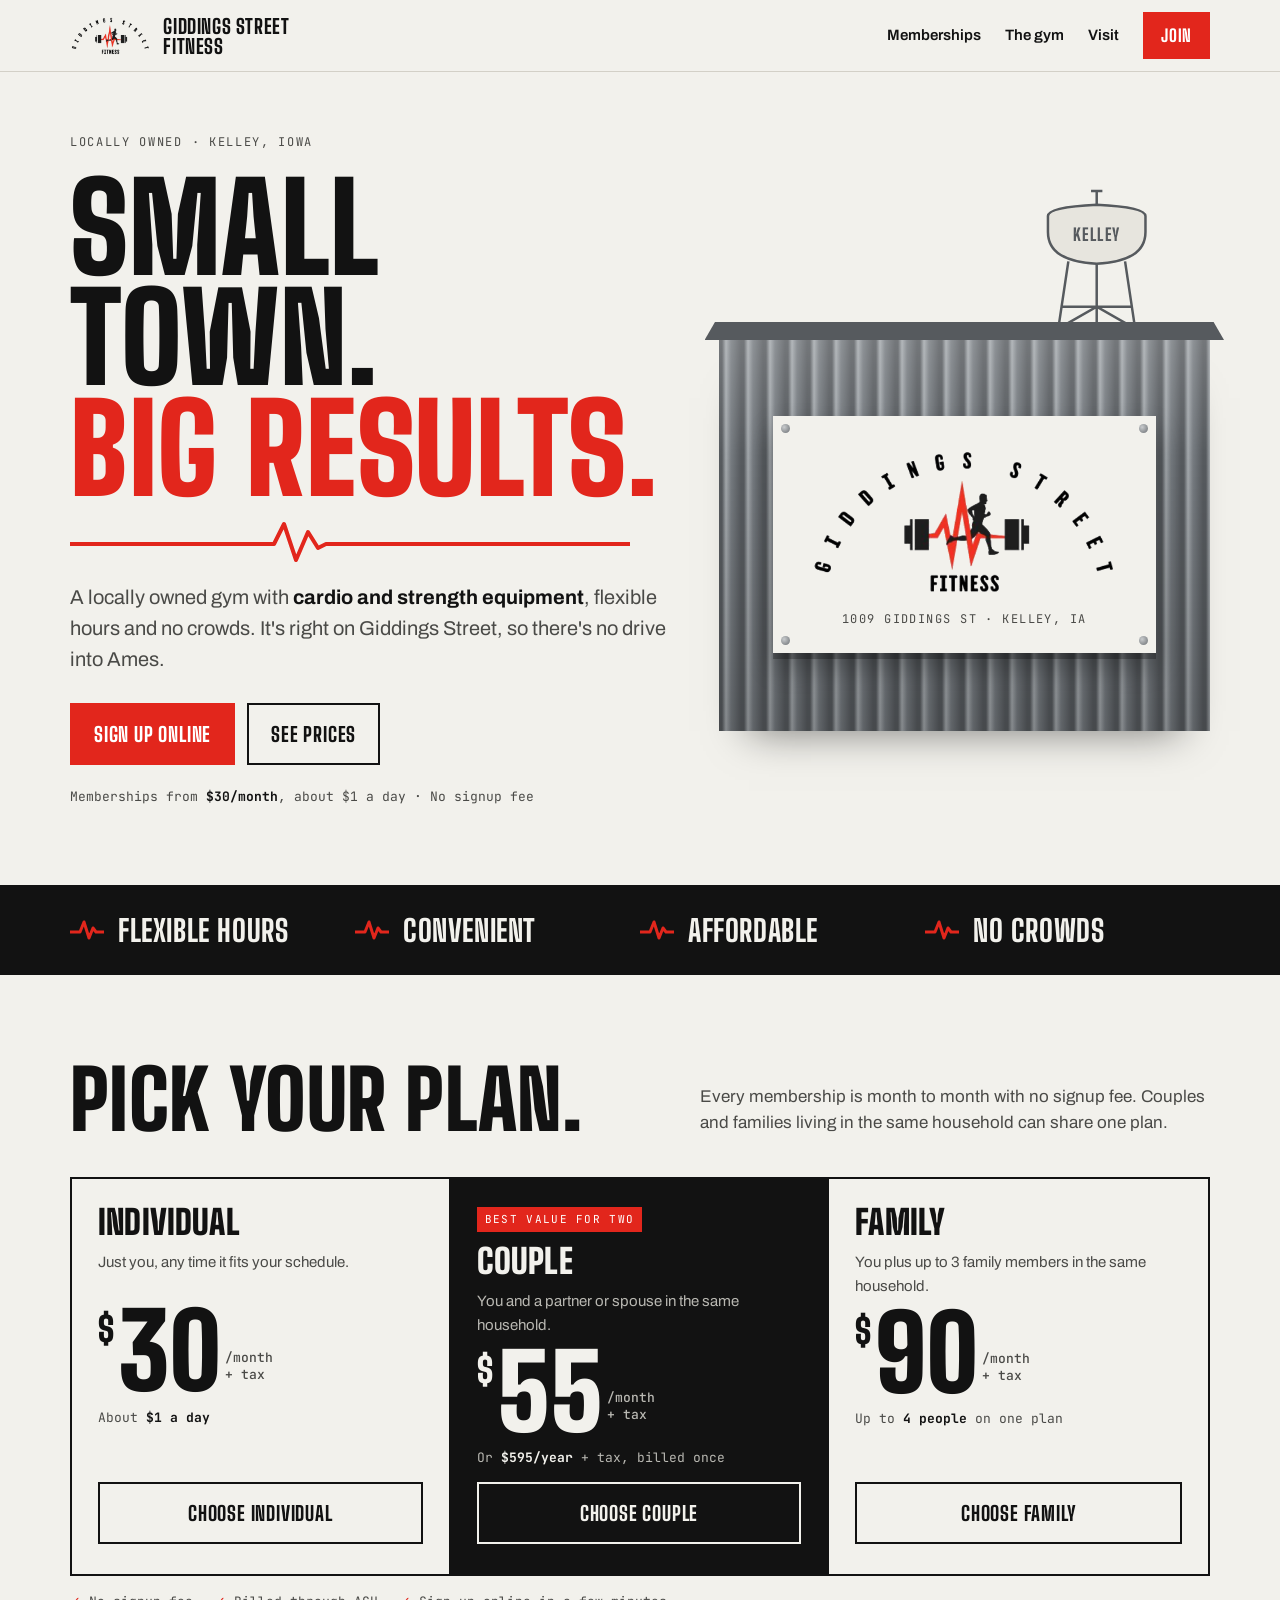
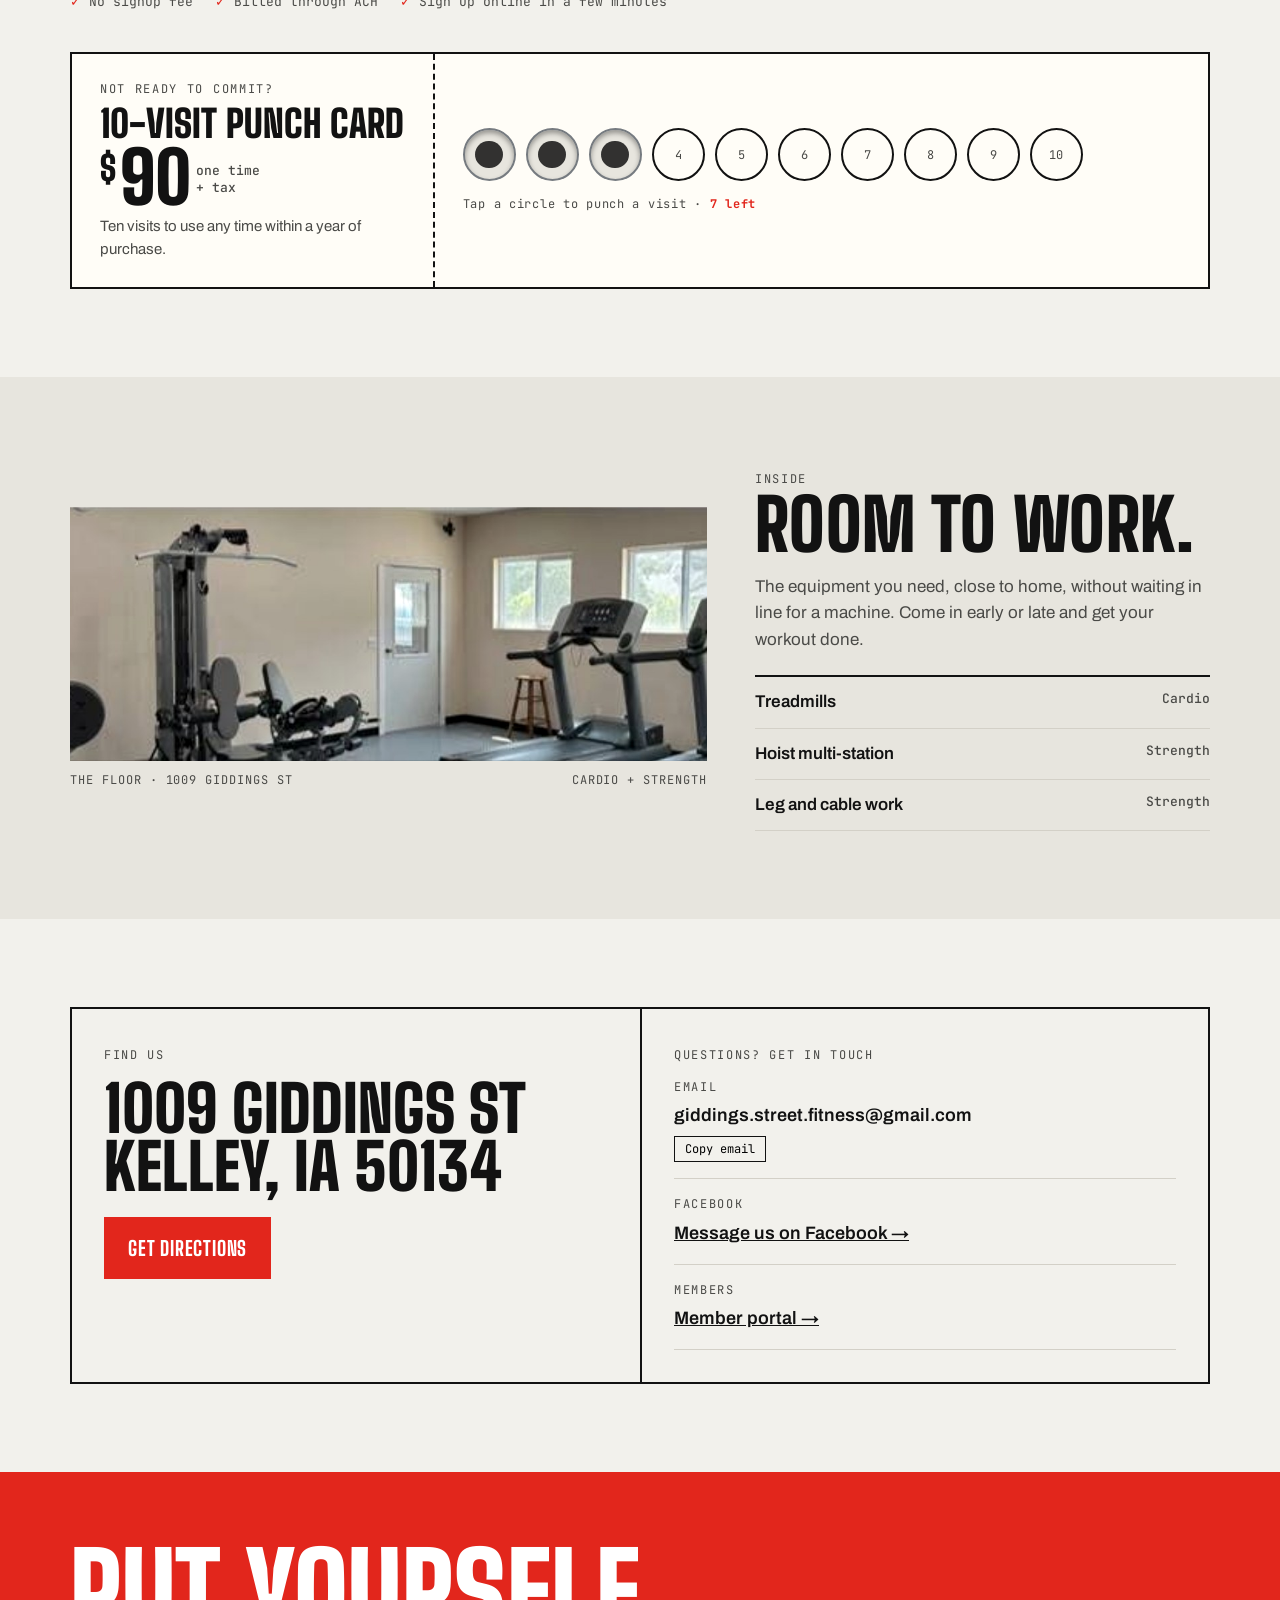
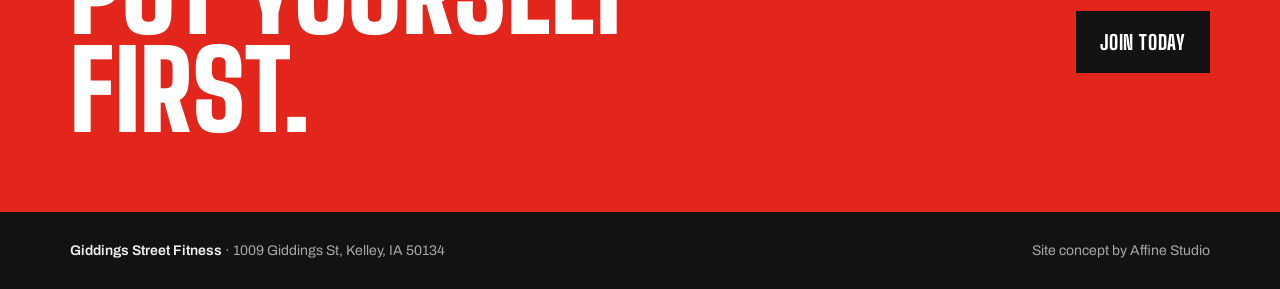
<file: index.html>
<!DOCTYPE html>
<html lang="en">
<head>
  <meta charset="utf-8">
  <meta name="viewport" content="width=device-width, initial-scale=1, viewport-fit=cover">
  <title>Giddings Street Fitness | Gym in Kelley, Iowa</title>
  <meta name="description" content="Locally owned gym in Kelley, Iowa with cardio and strength equipment, flexible hours and no crowds. Memberships from $30/month, no signup fee.">
  <meta property="og:title" content="Giddings Street Fitness">
  <meta property="og:description" content="Small town. Big results. Memberships from $30/month in Kelley, Iowa.">
  <meta property="og:image" content="images/gym-floor.jpg">
  <link rel="icon" type="image/png" href="images/logo.png">
  <link rel="preconnect" href="https://fonts.googleapis.com">
  <link rel="preconnect" href="https://fonts.gstatic.com" crossorigin>
  <link rel="stylesheet" href="https://fonts.googleapis.com/css2?family=Big+Shoulders+Display:wght@700;800;900&family=Archivo:wght@400;500;600;700&family=JetBrains+Mono:wght@500&display=swap">
  <link rel="stylesheet" href="css/styles.css">
</head>
<body>
<header class="top">
  <div class="wrap">
    <a class="brand" href="#top"><img src="images/logo.png" alt="Giddings Street Fitness logo"><b>Giddings Street<br>Fitness</b></a>
    <nav>
      <a class="l" href="#plans">Memberships</a>
      <a class="l" href="#inside">The gym</a>
      <a class="l" href="#visit">Visit</a>
      <a class="btn red" href="https://giddingsstreetfitness.gymmasteronline.com/portal/login" target="_blank" rel="noopener">Join</a>
    </nav>
  </div>
</header>

<main id="top">
  <div class="hero">
    <div class="wrap">
      <div class="hero-copy">
        <span class="label">Locally owned · Kelley, Iowa</span>
        <h1>Small town.<br><span class="r">Big results.</span></h1>
        <svg class="beat" viewBox="0 0 560 46" preserveAspectRatio="none" aria-hidden="true"><path d="M0 26 H190 L204 26 L214 6 L226 42 L238 14 L248 30 L256 26 H560"/></svg>
        <p class="lead">A locally owned gym with <strong>cardio and strength equipment</strong>, flexible hours and no crowds. It's right on Giddings Street, so there's no drive into Ames.</p>
        <div class="ctas">
          <a class="btn red" href="https://giddingsstreetfitness.gymmasteronline.com/portal/login" target="_blank" rel="noopener">Sign up online</a>
          <a class="btn ghost" href="#plans">See prices</a>
        </div>
        <p class="fromprice">Memberships from <b>$30/month</b>, about $1 a day · No signup fee</p>
      </div>

      <div class="building" aria-hidden="true">
        <svg class="tower" viewBox="0 0 130 150">
          <path d="M40 70 L28 150 M90 70 L102 150 M65 70 V150 M33 110 H97 M30 130 L65 110 L100 130"/>
          <path class="tank" d="M22 44 Q22 70 65 72 Q108 70 108 44 V30 Q108 22 65 20 Q22 22 22 30 Z"/>
          <path d="M65 20 V8 M60 8 H70"/>
          <text x="65" y="52" text-anchor="middle">KELLEY</text>
        </svg>
        <div class="wall">
          <div class="plate">
            <i class="bolt a"></i><i class="bolt b"></i><i class="bolt c"></i><i class="bolt d"></i>
            <img src="images/logo.png" alt="">
            <div class="addr">1009 GIDDINGS ST · KELLEY, IA</div>
          </div>
        </div>
      </div>
    </div>
  </div>

  <div class="strip">
    <div class="wrap">
      <ul>
        <li><svg viewBox="0 0 34 20"><path d="M0 12 H10 L14 2 L19 18 L23 8 L26 12 H34"/></svg>Flexible hours</li>
        <li><svg viewBox="0 0 34 20"><path d="M0 12 H10 L14 2 L19 18 L23 8 L26 12 H34"/></svg>Convenient</li>
        <li><svg viewBox="0 0 34 20"><path d="M0 12 H10 L14 2 L19 18 L23 8 L26 12 H34"/></svg>Affordable</li>
        <li><svg viewBox="0 0 34 20"><path d="M0 12 H10 L14 2 L19 18 L23 8 L26 12 H34"/></svg>No crowds</li>
      </ul>
    </div>
  </div>

  <section id="plans">
    <div class="wrap">
      <div class="sec-head">
        <h2>Pick your plan.</h2>
        <p>Every membership is month to month with no signup fee. Couples and families living in the same household can share one plan.</p>
      </div>

      <div class="plans">
        <article class="plan">
          <h3>Individual</h3>
          <div class="who">Just you, any time it fits your schedule.</div>
          <div class="price"><span class="d">$</span><span class="n">30</span><span class="per">/month<br>+ tax</span></div>
          <div class="alt">About <b>$1 a day</b></div>
          <a class="btn ghost" href="https://giddingsstreetfitness.gymmasteronline.com/portal/login" target="_blank" rel="noopener">Choose Individual</a>
        </article>
        <article class="plan pick">
          <span class="tag">Best value for two</span>
          <h3>Couple</h3>
          <div class="who">You and a partner or spouse in the same household.</div>
          <div class="price"><span class="d">$</span><span class="n">55</span><span class="per">/month<br>+ tax</span></div>
          <div class="alt">Or <b>$595/year</b> + tax, billed once</div>
          <a class="btn ghost" href="https://giddingsstreetfitness.gymmasteronline.com/portal/login" target="_blank" rel="noopener">Choose Couple</a>
        </article>
        <article class="plan">
          <h3>Family</h3>
          <div class="who">You plus up to 3 family members in the same household.</div>
          <div class="price"><span class="d">$</span><span class="n">90</span><span class="per">/month<br>+ tax</span></div>
          <div class="alt">Up to <b>4 people</b> on one plan</div>
          <a class="btn ghost" href="https://giddingsstreetfitness.gymmasteronline.com/portal/login" target="_blank" rel="noopener">Choose Family</a>
        </article>
      </div>
      <div class="fine"><span>No signup fee</span><span>Billed through ACH</span><span>Sign up online in a few minutes</span></div>

      <div class="punch" id="punch">
        <div class="stub">
          <span class="label">Not ready to commit?</span>
          <h3>10-Visit Punch Card</h3>
          <div class="price"><span class="d">$</span><span class="n">90</span><span class="per">one time<br>+ tax</span></div>
          <p>Ten visits to use any time within a year of purchase.</p>
        </div>
        <div class="holes">
          <div class="holes-grid" id="holes" aria-label="Punch card visits"></div>
          <div class="hint" id="hint">Tap a circle to punch a visit · <b>10 left</b></div>
        </div>
      </div>
    </div>
  </section>

  <section class="inside" id="inside">
    <div class="wrap grid">
      <figure class="photo" style="margin:0">
        <img src="images/gym-floor.jpg" alt="Inside Giddings Street Fitness: a strength station and two treadmills by the windows">
        <figcaption><span>THE FLOOR · 1009 GIDDINGS ST</span><span>CARDIO + STRENGTH</span></figcaption>
      </figure>
      <div class="inside-copy">
        <span class="label">Inside</span>
        <h2>Room to work.</h2>
        <p>The equipment you need, close to home, without waiting in line for a machine. Come in early or late and get your workout done.</p>
        <ul class="equip">
          <li>Treadmills <span>Cardio</span></li>
          <li>Hoist multi-station <span>Strength</span></li>
          <li>Leg and cable work <span>Strength</span></li>
        </ul>
      </div>
    </div>
  </section>

  <section class="visit" id="visit">
    <div class="wrap">
      <div class="grid">
        <div class="cell">
          <span class="label">Find us</span>
          <div class="addr-big">1009 Giddings St<br>Kelley, IA 50134</div>
          <a class="btn red" href="https://www.google.com/maps/search/?api=1&amp;query=1009+Giddings+Street+Kelley+IA+50134" target="_blank" rel="noopener">Get directions</a>
        </div>
        <div class="cell">
          <span class="label">Questions? Get in touch</span>
          <div class="contact-row">
            <span class="label">Email</span>
            <span class="v" id="email">giddings.street.fitness@gmail.com</span>
            <button class="copy" id="copyEmail" type="button">Copy email</button>
          </div>
          <div class="contact-row">
            <span class="label">Facebook</span>
            <a class="v" href="https://www.facebook.com/share/1KT72853Cd/" target="_blank" rel="noopener">Message us on Facebook →</a>
          </div>
          <div class="contact-row">
            <span class="label">Members</span>
            <a class="v" href="https://giddingsstreetfitness.gymmasteronline.com/portal/login" target="_blank" rel="noopener">Member portal →</a>
          </div>
        </div>
      </div>
    </div>
  </section>

  <div class="closer">
    <div class="wrap">
      <h2>Put yourself<br>first.</h2>
      <a class="btn" href="https://giddingsstreetfitness.gymmasteronline.com/portal/login" target="_blank" rel="noopener">Join today</a>
    </div>
  </div>
</main>

<footer>
  <div class="wrap">
    <span><b>Giddings Street Fitness</b> · 1009 Giddings St, Kelley, IA 50134</span>
    <span>Site concept by Affine Studio</span>
  </div>
</footer>

<div class="joinbar">
  <span><b>From $30/mo</b>No signup fee</span>
  <a class="btn red" href="https://giddingsstreetfitness.gymmasteronline.com/portal/login" target="_blank" rel="noopener">Sign up</a>
</div>

<script src="js/script.js"></script>
</body>
</html>
</file>
<file: css/styles.css>
html{-webkit-text-size-adjust:100%}
:root{padding-top:env(safe-area-inset-top,0px)}
/* Layout: a metal-building gym in a small Iowa town. Corrugated steel + a bolted sign plate up top, the logo's red heartbeat line as the one recurring accent, and a real punch card you can punch. */
:root{
  color-scheme: light;
  --paper:#f2f1ec;      /* the logo's off-white plate */
  --paper-2:#e7e5de;
  --ink:#121212;
  --ink-2:#4a4a47;
  --steel:#767b80;      /* galvanized siding */
  --steel-dk:#565a5e;
  --steel-lt:#a3a8ac;
  --red:#e2261c;        /* heartbeat red from the logo */
  --red-dk:#b81b13;
  --line:#d3d0c7;
  --f-display:"Big Shoulders Display","Arial Narrow",Impact,sans-serif;
  --f-body:"Archivo",system-ui,-apple-system,"Segoe UI",sans-serif;
  --f-mono:"JetBrains Mono",ui-monospace,Menlo,monospace;
}
*{box-sizing:border-box}
html{scroll-behavior:smooth}
body{margin:0;background:var(--paper);color:var(--ink);font-family:var(--f-body);font-size:17px;line-height:1.55;-webkit-font-smoothing:antialiased}
.wrap{max-width:1180px;margin:0 auto;padding-left:max(20px, env(safe-area-inset-left, 0px));padding-right:max(20px, env(safe-area-inset-right, 0px))}
h1,h2,h3{font-family:var(--f-display);font-weight:900;text-transform:uppercase;line-height:.9;letter-spacing:.005em;margin:0;text-wrap:balance}
.label{font-family:var(--f-mono);font-size:12px;letter-spacing:.14em;text-transform:uppercase;color:var(--ink-2)}
a{color:inherit}
.btn{display:inline-flex;align-items:center;gap:10px;font-family:var(--f-display);font-weight:800;font-size:20px;letter-spacing:.04em;text-transform:uppercase;text-decoration:none;padding:14px 22px 13px;border:2px solid var(--ink);transition:transform .12s, box-shadow .12s}
.btn:hover{transform:translate(-2px,-2px);box-shadow:4px 4px 0 var(--ink)}
.btn:focus-visible{outline:3px solid var(--red);outline-offset:3px}
.btn.red{background:var(--red);border-color:var(--red);color:#fff}
.btn.red:hover{box-shadow:4px 4px 0 var(--ink)}
.btn.ghost{background:transparent;color:var(--ink)}

/* ---------- top bar ---------- */
.top{border-bottom:1px solid var(--line);background:var(--paper)}
.top .wrap{display:flex;align-items:center;justify-content:space-between;gap:16px;padding-block:12px}
.brand{display:flex;align-items:center;gap:12px;text-decoration:none}
.brand img{height:40px;width:auto}
.brand b{font-family:var(--f-display);font-weight:800;font-size:20px;text-transform:uppercase;letter-spacing:.03em;line-height:1}
.top nav{display:flex;align-items:center;gap:24px}
.top nav a.l{font-weight:600;font-size:15px;text-decoration:none}
.top nav a.l:hover{color:var(--red)}
.top .btn{font-size:17px;padding:9px 16px 8px}

/* ---------- hero ---------- */
.hero .wrap{display:grid;grid-template-columns:1.1fr .9fr;gap:48px;align-items:center;padding-block:56px 64px}
.hero-copy{min-width:0}
.hero h1{font-size:clamp(64px,9.6vw,132px);margin-top:18px}
.hero h1 .r{color:var(--red)}
.beat{display:block;width:100%;max-width:560px;height:46px;margin:14px 0 18px}
.beat path{fill:none;stroke:var(--red);stroke-width:4;stroke-linejoin:round;stroke-linecap:round;stroke-dasharray:900;stroke-dashoffset:0;animation:draw 1.6s .2s ease-out both}
@keyframes draw{from{stroke-dashoffset:900}to{stroke-dashoffset:0}}
.hero p.lead{font-size:20px;max-width:30em;margin:0 0 28px;color:var(--ink-2)}
.hero p.lead strong{color:var(--ink)}
.ctas{display:flex;flex-wrap:wrap;gap:12px}
.fromprice{margin-top:22px;font-family:var(--f-mono);font-size:13px;color:var(--ink-2)}
.fromprice b{color:var(--ink)}

/* the building: corrugated steel wall with the sign bolted on */
.building{position:relative;min-width:0;padding-top:120px;isolation:isolate}
.wall{position:relative;aspect-ratio:5/4;max-width:100%;
  background:
    linear-gradient(180deg,rgba(255,255,255,.18),transparent 30%,rgba(0,0,0,.18)),
    repeating-linear-gradient(90deg,var(--steel-dk) 0 3px,var(--steel-lt) 7px,var(--steel) 12px,var(--steel-dk) 22px);
  box-shadow:0 30px 40px -30px rgba(0,0,0,.5);
  display:flex;align-items:center;justify-content:center}
.wall::before{content:"";position:absolute;left:-14px;right:-14px;top:-16px;height:18px;background:var(--steel-dk);clip-path:polygon(2% 0,98% 0,100% 100%,0 100%)}
.plate{position:relative;background:var(--paper);width:78%;padding:6% 7% 5%;box-shadow:0 6px 0 rgba(0,0,0,.25),0 14px 24px rgba(0,0,0,.25);text-align:center}
.plate img{width:100%;height:auto;display:block}
.plate .addr{font-family:var(--f-mono);font-size:clamp(10px,1.2vw,12px);letter-spacing:.12em;color:var(--ink-2);margin-top:10px}
.bolt{position:absolute;width:9px;height:9px;border-radius:50%;background:radial-gradient(circle at 35% 35%,#c9ccce,#6a6e72)}
.bolt.a{top:8px;left:8px}.bolt.b{top:8px;right:8px}.bolt.c{bottom:8px;left:8px}.bolt.d{bottom:8px;right:8px}
.tower{position:absolute;right:8%;top:-36px;width:30%;max-width:170px;height:auto;z-index:0}
.wall{z-index:1}
.tower *{stroke:var(--steel-dk);fill:none;stroke-width:2.2}
.tower .tank{fill:var(--paper-2)}
.tower text{fill:var(--steel-dk);stroke:none;font-family:var(--f-display);font-weight:800;font-size:15px;letter-spacing:.08em}

/* ---------- promise strip ---------- */
.strip{background:var(--ink);color:var(--paper)}
.strip ul{list-style:none;margin:0;padding:0;display:grid;grid-template-columns:repeat(4,1fr)}
.strip li{display:flex;align-items:center;gap:14px;padding:22px 0;font-family:var(--f-display);font-weight:800;font-size:clamp(22px,2.4vw,30px);text-transform:uppercase;letter-spacing:.02em;white-space:nowrap}
.strip li{min-width:0}
.strip li svg{flex:none;width:34px;height:20px}
.strip li svg path{fill:none;stroke:var(--red);stroke-width:3;stroke-linejoin:round}

/* ---------- sections ---------- */
section{padding-block:88px}
.sec-head{display:flex;flex-wrap:wrap;align-items:end;justify-content:space-between;gap:16px 40px;margin-bottom:40px}
.sec-head h2{font-size:clamp(46px,6.4vw,84px)}
.sec-head p{max-width:30em;margin:0;color:var(--ink-2)}

/* plans */
.plans{display:grid;grid-template-columns:repeat(3,1fr);gap:0;border:2px solid var(--ink)}
.plan{padding:28px 26px 30px;border-right:2px solid var(--ink);display:flex;flex-direction:column;gap:14px;min-width:0;background:var(--paper)}
.plan:last-child{border-right:0}
.plan h3{font-size:34px}
.plan .who{color:var(--ink-2);font-size:15px;min-height:3em}
.price{display:flex;align-items:flex-start;gap:4px;font-family:var(--f-display);font-weight:900;line-height:.8}
.price .d{font-size:34px;margin-top:6px}
.price .n{font-size:104px;font-variant-numeric:tabular-nums;letter-spacing:-.01em}
.price .per{align-self:flex-end;font-family:var(--f-mono);font-weight:500;font-size:13px;line-height:1.3;margin-bottom:10px;color:var(--ink-2)}
.plan .alt{font-family:var(--f-mono);font-size:13px;color:var(--ink-2)}
.plan .alt b{color:var(--ink)}
.plan.pick{background:var(--ink);color:var(--paper)}
.plan.pick .who,.plan.pick .per,.plan.pick .alt{color:#b9b8b2}
.plan.pick .alt b{color:var(--paper)}
.tag{align-self:flex-start;font-family:var(--f-mono);font-size:11px;letter-spacing:.12em;text-transform:uppercase;background:var(--red);color:#fff;padding:4px 8px}
.plan .btn{margin-top:auto;justify-content:center}
.plan.pick .btn.ghost{color:var(--paper);border-color:var(--paper)}
.plan.pick .btn.ghost:hover{box-shadow:4px 4px 0 var(--red)}
.fine{margin-top:16px;font-family:var(--f-mono);font-size:13px;color:var(--ink-2);display:flex;flex-wrap:wrap;gap:6px 22px}
.fine span::before{content:"✓ ";color:var(--red)}

/* punch card */
.punch{margin-top:40px;display:grid;grid-template-columns:auto 1fr;gap:0;background:#fffdf7;border:2px solid var(--ink);position:relative}
.punch .stub{padding:26px 28px;border-right:2px dashed var(--ink);display:flex;flex-direction:column;justify-content:center;gap:8px;min-width:0}
.punch .stub h3{font-size:38px}
.punch .stub .price .n{font-size:72px}
.punch .stub p{margin:0;font-size:15px;color:var(--ink-2);max-width:20em}
.punch .holes{padding:26px 28px;display:flex;flex-direction:column;justify-content:center;gap:14px;min-width:0}
.holes-grid{display:grid;grid-template-columns:repeat(10,1fr);gap:10px;max-width:620px}
.hole{aspect-ratio:1;max-width:100%;border-radius:50%;border:2px solid var(--ink);background:transparent;cursor:pointer;position:relative;font-family:var(--f-mono);font-size:12px;color:var(--ink-2);padding:0;display:grid;place-items:center;transition:transform .1s}
.hole:hover{transform:scale(1.06)}
.hole:focus-visible{outline:3px solid var(--red);outline-offset:2px}
.hole.punched{background:var(--paper-2);border-color:var(--steel);color:transparent;box-shadow:inset 0 3px 5px rgba(0,0,0,.35)}
.hole.punched::after{content:"";position:absolute;inset:22%;border-radius:50%;background:var(--ink);opacity:.85}
.punch .hint{font-family:var(--f-mono);font-size:12px;color:var(--ink-2);letter-spacing:.06em}
.punch .hint b{color:var(--red)}

/* inside */
.inside{background:var(--paper-2)}
.inside .grid{display:grid;grid-template-columns:1.4fr 1fr;gap:48px;align-items:center}
.photo{position:relative;min-width:0}
.photo img{display:block;width:100%;height:auto;aspect-ratio:3/1.2;object-fit:cover;max-width:100%;filter:contrast(1.05) saturate(.9)}
.photo figcaption{font-family:var(--f-mono);font-size:12px;letter-spacing:.08em;color:var(--ink-2);margin-top:10px;display:flex;justify-content:space-between;gap:12px;flex-wrap:wrap}
.inside-copy{min-width:0}
.inside-copy h2{font-size:clamp(44px,5.6vw,72px);margin-bottom:18px}
.inside-copy p{margin:0 0 22px;color:var(--ink-2)}
.equip{list-style:none;margin:0;padding:0;border-top:2px solid var(--ink)}
.equip li{display:flex;justify-content:space-between;gap:16px;padding:12px 0;border-bottom:1px solid var(--line);font-weight:600}
.equip li span{font-family:var(--f-mono);font-weight:500;font-size:13px;color:var(--ink-2)}

/* visit */
.visit .grid{display:grid;grid-template-columns:1fr 1fr;gap:0;border:2px solid var(--ink)}
.visit .cell{padding:32px;min-width:0}
.visit .cell+.cell{border-left:2px solid var(--ink)}
.addr-big{font-family:var(--f-display);font-weight:900;font-size:clamp(40px,5vw,64px);text-transform:uppercase;line-height:.92;margin:12px 0 20px}
.contact-row{display:flex;flex-direction:column;gap:6px;padding:16px 0;border-bottom:1px solid var(--line)}
.contact-row:first-of-type{padding-top:10px}
.contact-row .v{font-weight:600;font-size:18px;word-break:break-word}
.copy{font-family:var(--f-mono);font-size:12px;background:none;border:1px solid var(--ink);padding:4px 10px;cursor:pointer;align-self:flex-start}
.copy:focus-visible{outline:3px solid var(--red)}

/* closer */
.closer{background:var(--red);color:#fff;padding-block:72px}
.closer .wrap{display:flex;flex-wrap:wrap;align-items:center;justify-content:space-between;gap:28px}
.closer h2{font-size:clamp(54px,8.5vw,120px)}
.closer .btn{background:var(--ink);border-color:var(--ink);color:#fff}
.closer .btn:hover{box-shadow:4px 4px 0 #fff}

footer{background:var(--ink);color:#a9a8a2;font-size:14px}
footer .wrap{display:flex;flex-wrap:wrap;justify-content:space-between;gap:12px 24px;padding-block:28px calc(28px + env(safe-area-inset-bottom, 0px))}
footer b{color:var(--paper);font-weight:600}

/* phone join bar */
.joinbar{display:none}

@media (max-width:900px){
  .hero .wrap{grid-template-columns:1fr;gap:36px;padding-block:36px 48px}
  .building{max-width:520px}
  .strip ul{grid-template-columns:1fr 1fr}
  .plans{grid-template-columns:1fr}
  .plan{border-right:0;border-bottom:2px solid var(--ink)}
  .plan:last-child{border-bottom:0}
  .plan .who{min-height:0}
  .punch{grid-template-columns:1fr}
  .punch .stub{border-right:0;border-bottom:2px dashed var(--ink)}
  .holes-grid{grid-template-columns:repeat(5,1fr);max-width:320px}
  .inside .grid{grid-template-columns:1fr;gap:28px}
  .visit .grid{grid-template-columns:1fr}
  .visit .cell+.cell{border-left:0;border-top:2px solid var(--ink)}
  section{padding-block:64px}
  .top nav a.l{display:none}
}
@media (max-width:640px){
  body{padding-bottom:calc(76px + env(safe-area-inset-bottom, 0px))}
  .joinbar{display:flex;position:fixed;left:0;right:0;bottom:0;z-index:20;align-items:center;justify-content:space-between;gap:12px;
    background:var(--ink);color:var(--paper);
    padding:12px max(16px, env(safe-area-inset-right, 0px)) calc(12px + env(safe-area-inset-bottom, 0px)) max(16px, env(safe-area-inset-left, 0px))}
  .joinbar span{font-family:var(--f-mono);font-size:12px;line-height:1.35}
  .joinbar span b{font-family:var(--f-display);font-size:22px;display:block;letter-spacing:.02em}
  .joinbar .btn{font-size:17px;padding:10px 16px 9px}
  .visit .cell{padding:24px 20px}
  .plan{padding:24px 20px 26px}
  .punch .stub,.punch .holes{padding:22px 20px}
  .top .brand b{font-size:17px}
  .strip li{padding:14px 0;font-size:19px;gap:8px;white-space:normal}
  .strip li svg{width:24px}
}
@media (max-width:380px){ .strip ul{grid-template-columns:1fr} }
@media (prefers-reduced-motion:reduce){ .beat path{animation:none} .btn,.hole{transition:none} html{scroll-behavior:auto} }
</file>
